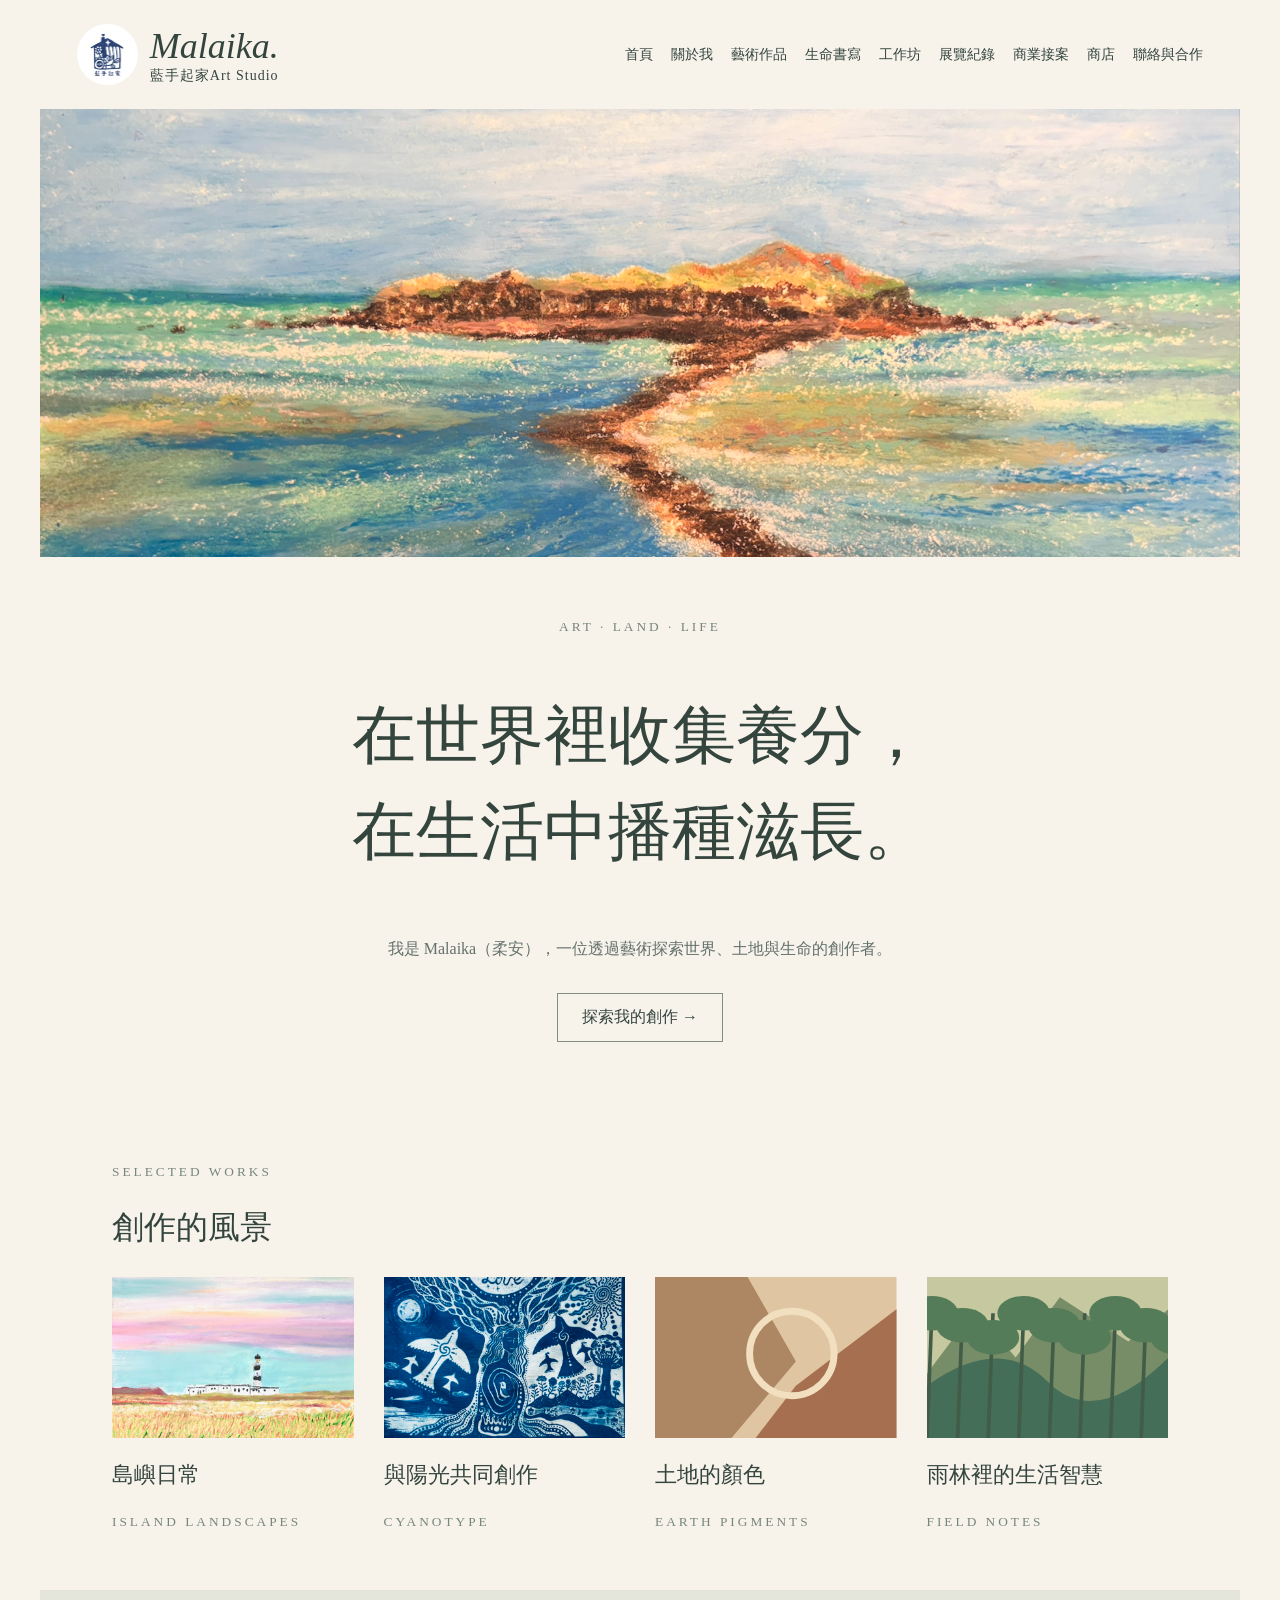
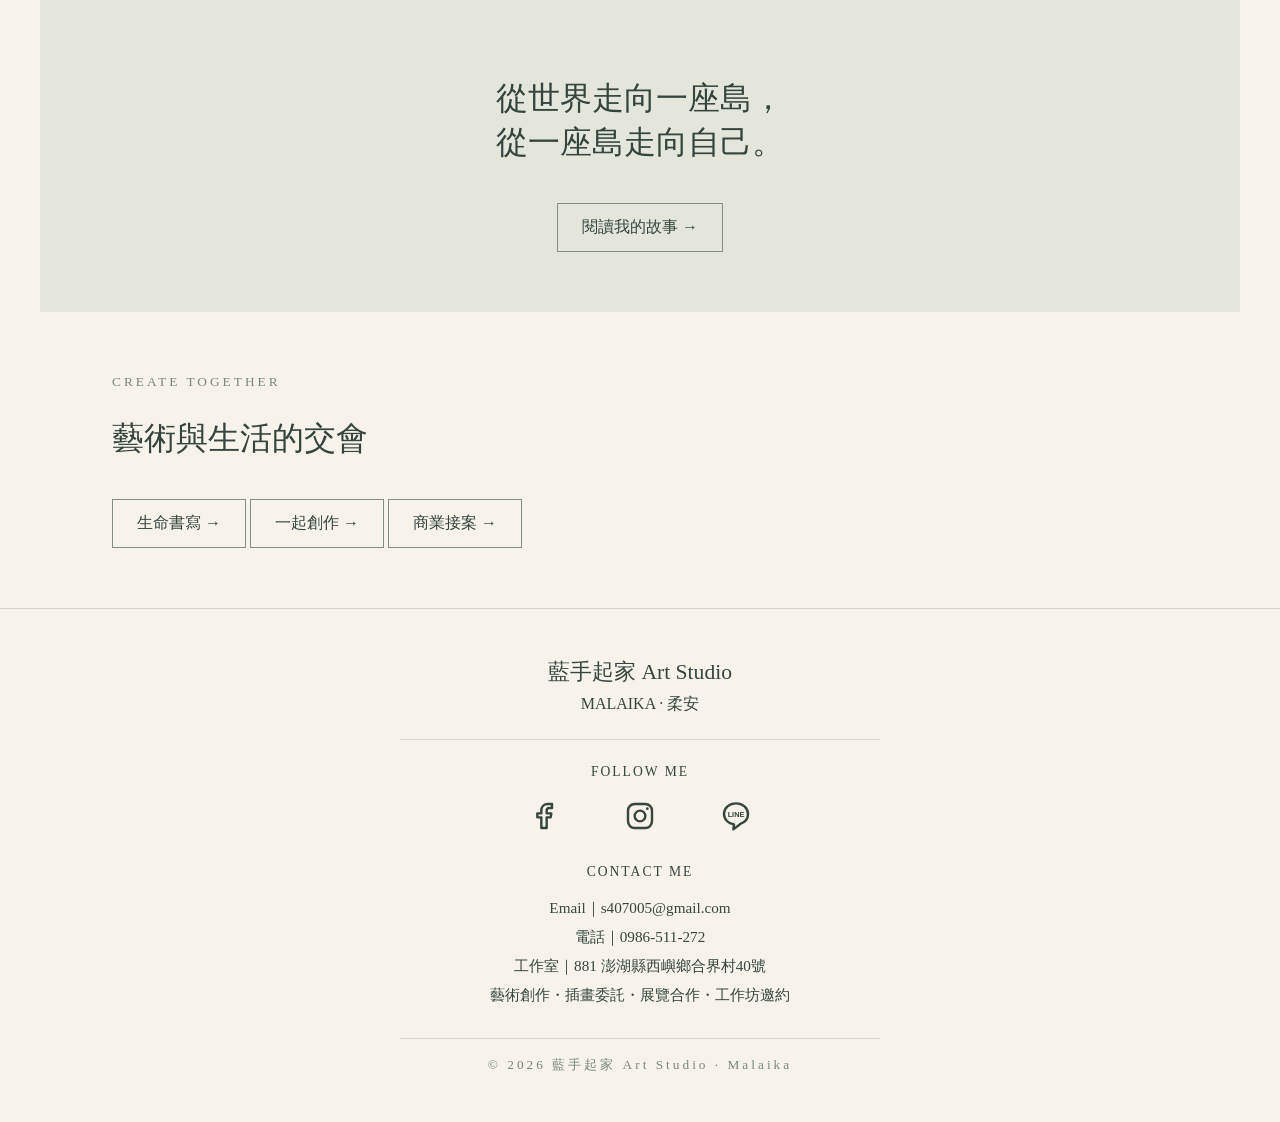
<file: index.html>
<!doctype html><html lang="zh-Hant"><meta charset="utf-8"><meta name="viewport" content="width=device-width,initial-scale=1"><title>藍手起家Art Studio｜Malaika 柔安</title><link rel="stylesheet" href="style.css"><header><a class="logo" href="#home" style="display:inline-flex;align-items:center;gap:12px"><span style="width:61px;height:61px;flex:0 0 61px;border-radius:50%;background:white;display:grid;place-items:center"><img alt="藍手起家 Logo" src="[data-uri]" style="width:36px;height:47px;object-fit:contain;border-radius:0;display:block;font-size:0"></span><span>Malaika.<span style="display:block;font-size:14px;font-style:normal;letter-spacing:1px">藍手起家Art Studio</span></span></a><nav id="nav"></nav></header><main id="main"></main><footer style="text-align:center;padding:48px 20px;color:#34463e"><div style="font-size:1.35rem">藍手起家 Art Studio</div><div style="margin:8px 0 24px">MALAIKA · 柔安</div><div style="border-top:1px solid #d5d8cf;max-width:480px;margin:0 auto 24px"></div><div style="letter-spacing:2px;font-size:.85rem">FOLLOW ME</div><div style="display:grid;grid-template-columns:repeat(3,minmax(0,84px));justify-content:center;align-items:center;gap:12px;margin:12px auto 24px"><a href="https://www.facebook.com/traveler.painter" target="_blank" rel="noopener noreferrer" aria-label="Facebook" title="Facebook" style="color:inherit;display:flex;align-items:center;justify-content:center;box-sizing:border-box;width:100%;height:48px;padding:8px"><svg width="32" height="32" viewBox="0 0 24 24" aria-hidden="true" style="display:block;flex:none"><path d="M14 21v-8h3l.5-3H14V8c0-1 .4-2 2-2h2V3h-3c-3 0-5 2-5 5v2H7v3h3v8z" fill="none" stroke="currentColor" stroke-width="1.8" stroke-linejoin="round"/></svg></a><a href="https://www.instagram.com/roann_chen/" target="_blank" rel="noopener noreferrer" aria-label="Instagram" title="Instagram" style="color:inherit;display:flex;align-items:center;justify-content:center;box-sizing:border-box;width:100%;height:48px;padding:8px"><svg width="32" height="32" viewBox="0 0 24 24" aria-hidden="true" style="display:block;flex:none"><rect x="3" y="3" width="18" height="18" rx="5" fill="none" stroke="currentColor" stroke-width="1.8"/><circle cx="12" cy="12" r="4" fill="none" stroke="currentColor" stroke-width="1.8"/><circle cx="17.5" cy="6.5" r="1" fill="currentColor"/></svg></a><a href="https://lin.ee/wRnFi2y" target="_blank" rel="noopener noreferrer" aria-label="LINE" title="LINE" style="color:inherit;display:flex;align-items:center;justify-content:center;box-sizing:border-box;width:100%;height:48px;padding:8px"><svg width="32" height="32" viewBox="0 0 24 24" aria-hidden="true" style="display:block;flex:none"><path d="M21 10.5c0-4.4-4-8-9-8s-9 3.6-9 8c0 4 3.3 7.3 7.5 7.9L10 22l5.5-4.2c3.3-1.2 5.5-4 5.5-7.3Z" fill="none" stroke="currentColor" stroke-width="1.8" stroke-linejoin="round"/><text x="12" y="12.5" text-anchor="middle" font-size="5.5" font-family="Arial,sans-serif" font-weight="bold" fill="currentColor">LINE</text></svg></a></div><div style="letter-spacing:2px;font-size:.85rem;margin-bottom:14px">CONTACT ME</div><div style="line-height:1.9;font-size:.95rem;overflow-wrap:anywhere">Email｜<a style="color:inherit" href="mailto:s407005@gmail.com">s407005@gmail.com</a><br>電話｜<a style="color:inherit" href="tel:+886986511272">0986-511-272</a><br>工作室｜881 澎湖縣西嶼鄉合界村40號<br>藝術創作・插畫委託・展覽合作・工作坊邀約</div><div style="border-top:1px solid #d5d8cf;max-width:480px;margin:28px auto 16px"></div><small>© 2026 藍手起家 Art Studio · Malaika</small></footer><dialog id="viewer"><div class="controls"><button onclick="showPainting(currentPainting-1)">← 上一幅</button><span id="counter"></span><button onclick="showPainting(currentPainting+1)">下一幅 →</button><button onclick="document.getElementById('viewer').close()">關閉 ×</button></div><img id="largePainting" alt="島嶼日常作品"></dialog><script src="content.js"></script><script>

const pages={home:'首頁',about:'關於我',works:'藝術作品',books:'生命書寫',workshops:'工作坊',projects:'展覽紀錄',commercial:'商業接案',shop:'商店',contact:'聯絡與合作'};
let site=null;const seriesData={};const esc=v=>String(v??"").replace(/[&<>"\x27]/g,c=>({"&":"&amp;","<":"&lt;",">":"&gt;",'"':"&quot;","\x27":"&#39;"}[c]));const img=v=>esc(String(v||"").replace(/^\/images\//,"images/"));const paintings=()=>(seriesData[0]?.artworks??site?.artworks)?.filter(a=>a.visible!==false)||islandImages.map((image,i)=>({image,title:i===0?"東吉燈塔":""}));
function art(i){if(seriesData[i]?.cover)return `<img class="island-cover" src="${img(seriesData[i].cover)}" alt="系列封面">`;if(i===0)return `<img class="island-cover" src="${img(paintings()[0]?.image||islandImages[0])}" alt="島嶼日常系列原作：東吉燈塔">`;let b='';if(i===0)b='<rect width="600" height="400" fill="#e4c7a4"/><circle cx="410" cy="105" r="42" fill="#fff0c4"/><path d="M0 180Q160 150 300 180T600 170V400H0Z" fill="#668e99"/><path d="M0 250Q160 205 300 250T600 230V400H0Z" fill="#426d80"/><path d="M0 320Q160 270 300 320T600 300V400H0Z" fill="#24465b"/><path d="M340 200H480M370 225H450M320 260H490M350 295H470" stroke="#e9c49c" stroke-width="6" opacity=".7"/>';if(i===1){b='<rect width="600" height="400" fill="#234b73"/>';for(let k=0;k<8;k++){b+=`<g transform="translate(300 200) rotate(${k*45})" fill="#dce8df"><path d="M0 0Q-20 -80 0 -170" stroke="#dce8df" fill="none" stroke-width="2"/>`;for(let j=1;j<7;j++)b+=`<ellipse cx="-14" cy="${-j*23}" rx="8" ry="22" transform="rotate(-45 -14 ${-j*23})"/><ellipse cx="14" cy="${-j*23}" rx="8" ry="22" transform="rotate(45 14 ${-j*23})"/>`;b+='</g>'}}if(i===2)b='<rect width="600" height="400" fill="#dfc5a2"/><path d="M0 0H230L350 210 190 400H0Z" fill="#ad8763"/><path d="M600 80V400H250L350 270Z" fill="#a66f50"/><circle cx="340" cy="190" r="105" fill="none" stroke="#f1dfbf" stroke-width="17"/>';if(i===3){b='<rect width="600" height="400" fill="#c6c8a0"/><path d="M0 240L120 80 220 200 330 50 500 160 600 80V400H0Z" fill="#778d68"/><path d="M0 270Q180 140 300 260T600 200V400H0Z" fill="#456e58"/>';for(let k=0;k<9;k++)b+=`<path d="M${k*76} 400L${k*76+12} 90" stroke="#425c48" stroke-width="9"/><ellipse cx="${k*76+12}" cy="${90+k%3*30}" rx="65" ry="43" fill="#557c58"/>`;}return `<svg viewBox="0 0 600 400" preserveAspectRatio="xMidYMid slice" role="img" aria-label="示意藝術圖像">${b}</svg>`}
const head=(e,t)=>`<small>${e}</small><h2>${t}</h2>`,entry=(t,d)=>`<div class="entry"><h3>${t}</h3><p>${d}</p></div>`,btn=(p,t)=>`<a class="button" href="#${p}">${t==="上一幅"?"← "+t:t+" →"}</a>`,gallery=()=>`<div class="grid">${works.map((w,i)=>`<a class="tile" href="#work${i}">${art(i)}<h3>${w[0]}</h3><small>${w[1]}</small></a>`).join('')}</div>`;
document.querySelector('#nav').innerHTML=Object.entries(pages).map(([k,v])=>`<a href="#${k}">${v}</a>`).join('');

let shopProducts=[],postcardCover='',shopSeries={},cart={};try{cart=JSON.parse(localStorage.getItem('malaika-cart')||'{}')||{}}catch(e){}
const available=p=>p.status==='販售中'&&(p.stock==null||p.stock>0);
const shopList=()=>shopProducts.filter(p=>p.status!=='下架');
function changeCart(id,delta){const p=shopProducts.find(p=>p.id===id);if(!p)return;let n=Math.max(0,(Number(cart[id])||0)+delta);if(delta>0&&(!available(p)||n>(p.stock??999)))return;if(n)cart[id]=n;else delete cart[id];try{localStorage.setItem('malaika-cart',JSON.stringify(cart))}catch(e){}render();}
const cartCount=()=>shopList().reduce((n,p)=>n+(Number(cart[p.id])||0),0);
const cartLink=()=>btn('cart','購物車（'+cartCount()+'）');
const shopPhoto=p=>(p.calendarCover||p.images?.[0])?'<img loading="lazy" style="width:100%;aspect-ratio:1.2;object-fit:contain" src="'+img(p.calendarCover||p.images[0])+'" alt="'+esc(p.title)+'">':'<div class="entry">商品照片待上傳</div>';
const shopButton=p=>available(p)?'<button class="button" data-add="'+esc(p.id)+'">加入購物車</button>':'<p>暫無庫存</p>';
const categoryTitle=c=>c==='澎湖12片海 明信片'?'澎湖的12片海 明信片':c;
const categoryRoute=c=>'shop-category-'+encodeURIComponent(c);
function shopPage(){const categories=[...new Set([...Object.keys(shopSeries),...shopList().map(p=>p.category||'其他商品')])];return '<section>'+head('SHOP','把藝術帶回生活')+cartLink()+'<div class="grid">'+categories.map(c=>{const p=shopList().find(p=>p.category===c);const cover=shopSeries[c]?.cover||p?.images?.[0];return '<a class="tile" href="#'+categoryRoute(c)+'"><h3>'+esc(categoryTitle(c))+'</h3>'+(cover?'<img style="width:100%;height:auto;display:block" src="'+esc(cover)+'" alt="'+esc(categoryTitle(c))+'">':'<p>即將推出</p>')+'<p>瀏覽系列 →</p></a>'}).join('')+'</div></section>'}
function categoryPage(c){return '<section>'+btn('shop','返回商店')+' '+cartLink()+head('COLLECTION',esc(categoryTitle(c)))+'<p>'+esc(shopSeries[c]?.description||'')+'</p>'+'<div class="grid">'+shopList().filter(p=>(p.category||'其他商品')===c).map(p=>'<article><a href="#product-'+encodeURIComponent(p.id)+'">'+shopPhoto(p)+'<h3>'+esc(p.title)+'</h3></a><p>NT$ '+esc(p.price)+'</p>'+shopButton(p)+'</article>').join('')+'</div></section>'}
function productNav(p){const list=shopList().filter(x=>x.category===p.category),i=list.findIndex(x=>x.id===p.id);const link=(x,label)=>x?'<a class="button" href="#product-'+encodeURIComponent(x.id)+'">'+label+'</a>':'<span aria-disabled="true" style="opacity:.35">'+label+'</span>';return '<nav aria-label="商品切換" style="display:flex;justify-content:space-between;align-items:center;gap:12px;margin:24px 0">'+link(list[i-1],'← 上一件')+'<span style="font-size:.9em">'+(i+1)+' / '+list.length+'</span>'+link(list[i+1],'下一件 →')+'</nav>'}
function calendarPictures(p){return [{label:'封面',src:p.calendarCover||p.images?.[0]},...Array.from({length:12},(_,i)=>({label:(i+1)+'月',src:p['month'+(i+1)]})),...(p.images||[]).filter((x,i)=>p.calendarCover||i>0).map((src,i)=>({label:'商品照片 '+(i+1),src}))].filter(x=>x.src)}
function calendarPage(p){const pics=calendarPictures(p),months=pics.filter(x=>/^\d+月$/.test(x.label));return '<section>'+btn(categoryRoute(p.category),'返回商品系列')+' '+cartLink()+'<style>.cal-layout{display:grid;grid-template-columns:minmax(0,3fr) minmax(0,2fr);gap:32px;align-items:start}.cal-thumbs{display:flex;overflow-x:auto;gap:8px;padding:8px 0}.cal-thumbs button{flex:0 0 76px;background:transparent;border:1px solid #b5bcb2;color:inherit;padding:4px;cursor:pointer}.cal-thumbs button[aria-current=true]{border:2px solid #34483f}.cal-thumbs img{width:100%;height:76px;object-fit:contain}.cal-months{display:grid;grid-template-columns:repeat(3,minmax(0,1fr));gap:16px}.cal-months button{background:none;border:0;color:inherit;cursor:pointer}.cal-months img{width:100%;height:auto}.cal-main{width:100%;max-height:70vh;object-fit:contain;display:block;cursor:zoom-in}.cal-controls{display:flex;justify-content:space-between;align-items:center;gap:8px;margin:12px 0}@media(max-width:700px){.cal-layout{grid-template-columns:1fr}.cal-months{grid-template-columns:repeat(2,minmax(0,1fr))}}</style><div class="cal-layout"><div id="cal-gallery">'+(pics.length?'<div class="hero" id="cal-frame"><img id="cal-main" class="cal-main" src="'+img(pics[0].src)+'" alt="'+esc(pics[0].label)+'"></div><div class="cal-controls"><button class="button" id="cal-prev">←</button><span id="cal-counter"></span><button class="button" id="cal-next">→</button></div><button class="button" id="cal-full">全螢幕瀏覽</button><div class="cal-thumbs">'+pics.map((x,i)=>'<button data-cal="'+i+'"><img loading="lazy" src="'+img(x.src)+'" alt=""><span>'+esc(x.label)+'</span></button>').join('')+'</div>':'<p>月曆照片待上傳</p>')+'</div><div><h2>'+esc(p.title)+'</h2><p style="white-space:pre-wrap">'+esc(p.description)+'</p>'+[['尺寸',p.size],['材質',p.medium],['紙質',p.paper],['裝訂方式',p.binding]].filter(x=>x[1]).map(x=>'<p>'+x[0]+'：'+esc(x[1])+'</p>').join('')+'<h3>NT$ '+esc(p.price)+'</h3>'+shopButton(p)+'</div></div>'+(months.length?'<h2 style="text-align:center;margin-top:48px">一年十二景</h2><p style="text-align:center">12個月份，12幅島嶼風景</p><div class="cal-months">'+months.map(x=>'<button data-cal="'+pics.indexOf(x)+'" data-cal-scroll><img loading="lazy" src="'+img(x.src)+'" alt="'+esc(x.label)+'"><span>'+esc(x.label)+'</span></button>').join('')+'</div>':'')+'</section>'}
function setupCalendar(p){const pics=calendarPictures(p),image=document.getElementById('cal-main');if(!image)return;let i=0,start=null;const prev=document.getElementById('cal-prev'),next=document.getElementById('cal-next');function show(n){i=Math.max(0,Math.min(pics.length-1,n));image.src=String(pics[i].src).replace(/^\/images\//,'images/');image.alt=pics[i].label;document.getElementById('cal-counter').textContent=pics[i].label+' · '+(i+1)+' / '+pics.length;prev.disabled=i===0;next.disabled=i===pics.length-1;document.querySelectorAll('.cal-thumbs [data-cal]').forEach(b=>b.setAttribute('aria-current',String(+b.dataset.cal===i)));}prev.onclick=()=>show(i-1);next.onclick=()=>show(i+1);document.querySelectorAll('[data-cal]').forEach(b=>b.onclick=()=>{show(+b.dataset.cal);if(b.hasAttribute('data-cal-scroll'))document.getElementById('cal-gallery').scrollIntoView({behavior:'smooth'})});image.addEventListener('touchstart',e=>{start=e.changedTouches[0].clientX},{passive:true});image.addEventListener('touchend',e=>{if(start!==null){const dx=e.changedTouches[0].clientX-start;if(Math.abs(dx)>45)show(i+(dx<0?1:-1));start=null}},{passive:true});setupArtworkZoom(image);document.getElementById('cal-full').onclick=()=>{const d=document.createElement('dialog'),close=document.createElement('button'),full=document.createElement('img');d.style.cssText='max-width:96vw;max-height:94vh;padding:12px;overflow:auto';close.textContent='關閉 ×';full.src=image.src;full.alt=image.alt;full.style.cssText='display:block;max-width:90vw;max-height:82vh;object-fit:contain';d.append(close,full);document.body.append(d);close.onclick=()=>d.close();d.addEventListener('close',()=>d.remove(),{once:true});d.showModal()};show(0)}
function productPage(id){const p=shopList().find(p=>p.id===id);if(!p)return shopPage();if(p.category==='2027月曆')return calendarPage(p);return '<section>'+btn(categoryRoute(p.category||'其他商品'),'返回商品系列')+' '+cartLink()+productNav(p)+'<div class="hero">'+shopPhoto(p)+'</div>'+ (p.images||[]).slice(1).map(x=>'<img style="max-width:100%" src="'+img(x)+'" alt="'+esc(p.title)+'">').join('')+'<h2>'+esc(p.title)+'</h2><p>'+esc(p.description)+'</p>'+[['尺寸',p.size],['材質',p.medium],['紙質',p.paper]].filter(x=>x[1]).map(x=>'<p>'+x[0]+'：'+esc(x[1])+'</p>').join('')+'<h3>NT$ '+esc(p.price)+'</h3>'+shopButton(p)+productNav(p)+'</section>'}
function cartPage(){const items=shopList().filter(p=>cart[p.id]>0),subtotal=items.reduce((n,p)=>n+p.price*cart[p.id],0);return '<section>'+head('CART','購物車')+btn('shop','繼續購物')+(items.length?items.map(p=>'<div class="entry"><h3>'+esc(p.title)+'</h3><p>NT$ '+esc(p.price)+' × '+esc(cart[p.id])+'</p><button class="button" data-minus="'+esc(p.id)+'">−</button> <button class="button" data-add="'+esc(p.id)+'">＋</button></div>').join('')+'<p>商品小計：NT$ '+subtotal+'</p><p>運費：NT$ 60</p><h3>合計：NT$ '+(subtotal+60)+'</h3><button class="button" disabled>綠界結帳（尚未開通）</button><p>目前尚未開放付款，購物車不會成立訂單。</p>':'<p>購物車目前沒有商品。</p>')+'</section>'}
document.addEventListener('click',e=>{const b=e.target.closest('[data-add],[data-minus]');if(b)changeCart(b.dataset.add||b.dataset.minus,b.dataset.add?1:-1)});

function render(){let p=location.hash.slice(1)||'home',s='';if(p==='home')s=`<section class="hero"><img src="${img(site?.banner||homeBanner)}" alt="島嶼與潮間帶步道的油畫棒作品" style="display:block;width:100%;height:auto"></section><section class="intro"><small>ART · LAND · LIFE</small><h1>${esc(site?.title||"在世界裡旅行，\n在生活裡生長。").replace(/\n/g,"<br>")}</h1><p>${esc(site?.intro||"我是 Malaika（柔安），一位透過藝術探索世界、土地與生命的創作者。")}</p>${btn('works','探索我的創作')}</section><section>${head('SELECTED WORKS','創作的風景')}${gallery()}</section><section class="story"><h2>從世界走向一座島，<br>從一座島走向自己。</h2>${btn('about','閱讀我的故事')}</section><section>${head('CREATE TOGETHER','藝術與生活的交會')}${btn('books','生命書寫')} ${btn('workshops','一起創作')} ${btn('commercial','商業接案')}</section>`;
else if(p==='work0')s=`<section>${btn('works','返回作品集')}${head('ISLAND LANDSCAPES','島嶼日常')}<p>${esc(seriesData[0]?.description??"以油畫棒與插畫記錄海洋、漁村與日常光景。")}</p><div class="island-grid">${paintings().map((a,i)=>`<button class="painting" onclick="location.hash='painting${i}'" aria-label="放大欣賞作品 ${i+1}"><img src="${img(a.image)}" alt="${esc(a.title||`島嶼日常作品 ${i+1}`)}" loading="lazy"><span>${esc(a.title||String(i+1).padStart(2,'0'))}</span></button>`).join('')}</div>${btn('contact','作品詢問')}</section>`;
else if(/^series[1-3]-\d+$/.test(p)){let [k,j]=p.slice(6).split('-').map(Number),a=seriesData[k]?.artworks?.filter(x=>x.visible!==false)[j];if(!a){location.hash='work'+k;return}s=`<section>${btn('work'+k,'返回作品集')}<div class="hero"><img style="width:100%;max-height:70vh;object-fit:contain" src="${img(a.image)}"></div><h2>${esc(a.title||'藝術作品')}</h2><p>${esc(a.english)}</p>${[['媒材',a.medium],['尺寸',a.size],['年份',a.year],['收藏與租借狀態',a.status],['售價',a.price],['租金',a.rent],['租借說明',a.rentalNote],['作品介紹',a.description]].filter(x=>x[1]).map(x=>`<p>${x[0]}：${esc(x[1])}</p>`).join('')}${btn('contact','作品洽詢')} ${j>0?btn('series'+k+'-'+(j-1),'上一幅'):''} ${j+1<(seriesData[k]?.artworks||[]).filter(x=>x.visible!==false).length?btn('series'+k+'-'+(j+1),'下一幅'):''}</section>`;}
else if(/^painting\d+$/.test(p)){let i=+p.slice(8),a=paintings()[i];if(!a){location.hash='work0';return}s=`<section>${btn('work0','返回島嶼日常')}<div class="hero"><img style="display:block;width:100%;max-height:70vh;object-fit:contain" src="${img(a.image)}" alt="${esc(a.title||'藝術作品')}"></div><h2>${esc(a.title||'島嶼日常作品 '+(i+1))}</h2><p>${esc(a.english)}</p>${[['創作媒材',a.medium],['作品尺寸',a.size],['創作年份',a.year],['收藏與租借狀態',Array.isArray(a.status)?a.status.join(' · '):a.status],['售價',a.price],['租金',a.rent],['租借說明',a.rentalNote]].filter(x=>x[1]).map(x=>`<p><strong>${x[0]}：</strong>${esc(x[1])}</p>`).join('')}${a.description?`<h3>作品介紹</h3><p style="white-space:pre-wrap">${esc(a.description)}</p>`:''}${btn('contact','作品洽詢')} ${i>0?btn('painting'+(i-1),'上一幅'):''} ${i+1<paintings().length?btn('painting'+(i+1),'下一幅'):''}</section>`;}
else if(/^work[0-3]$/.test(p)){let i=+p.slice(-1),w=works[i];s=`<section>${btn('works','返回作品集')}${head(w[1],w[0])}<p>${esc(seriesData[i]?.description??w[2])}</p><div class="island-grid">${(seriesData[i]?.artworks||[]).filter(a=>a.visible!==false).map((a,j)=>`<a class="painting" href="#series${i}-${j}"><img src="${img(a.image)}" alt="${esc(a.title)}"><span>${esc(a.title||"藝術作品")}</span></a>`).join("")}</div>${btn('contact','作品詢問')}</section>`}
else if(p==='works')s=`<section>${head('PORTFOLIO','藝術作品')}${gallery()}</section>`;
else if(p==='about')s=`<section>${head('ABOUT MALAIKA','關於柔安')}<h1>旅行是起點，<br>生活是創作。</h1><p>我是一位插畫家、圖文書作者與藝術創作者。曾經擔任國小老師，也曾在公部門工作。大學畢業後，我開始帶著畫筆旅行，記錄世界各地的風景與文化。</p><p>後來在澎湖生活多年，創作逐漸從向外探索世界，轉向對土地、日常與自身生命的理解。</p><div class="hero">${art(0)}</div>${btn('contact','與我合作')}</section>`;
else if(p==='books')s=`<section>${head('WRITING','生命書寫')}${entry('我沒錢，所以邊畫畫邊旅行','2020 年出版 · 作者')}${entry('西嶼輪普——歡迎光臨人間旅行社','已出版 · 插畫繪者')}${entry('那些旅行不曾教會我的，澎湖教會了','籌備中 · 暫定書名')}${entry('婆羅洲本南族田野圖文計畫','籌備中 · 雨林、文化與生活智慧。')}</section>`;
else if(p==='workshops')s=`<section>${head('WORKSHOPS','藝術工作坊')}<div class="grid"><div>${art(1)}${entry('藍曬','與陽光、植物共同創作。')}</div><div>${art(2)}${entry('礦物染','探索土地的色彩。')}</div></div>${entry('藝術與自由書寫','透過藝術進行自我探索。')}${btn('contact','課程邀約')}</section>`;
else if(p==='projects')s=`<section>${head('EXHIBITIONS','展覽紀錄')}${entry('澎湖的房間','油畫棒、生命書寫與空間裝置。')}${entry('大風吹生活節 × 藍手起家創作展','藍曬與地方生活。')}</section>`;
else if(p==='commercial')s=`<section>${head('COMMERCIAL PORTFOLIO','商業接案')}<p>透過插畫與視覺創作，將不同品牌、地方文化與故事轉化為圖像。</p><div class="grid">${['書籍與出版插畫','地方文化與視覺設計','品牌與客製插畫'].map(t=>`<div class="entry"><small>PORTFOLIO</small><h3>${t}</h3><p>正式案例與作品照片待補充。</p></div>`).join('')}</div>${btn('contact','商業合作邀約')}</section>`;
else if(p==='shop')s=shopPage();
else if(p.startsWith('shop-category-'))s=categoryPage(decodeURIComponent(p.slice(14)));
else if(p==='cart')s=cartPage();
else if(p.startsWith('product-'))s=productPage(decodeURIComponent(p.slice(8)));
else if(p==='contact')s=`<section>${head('CONTACT','讓我們一起創造')}<p>歡迎插畫委託、出版合作、展覽邀請及工作坊邀約。</p><form id="form"><label>姓名或單位<input required name="name"></label><label>Email<input required type="email" name="email"></label><label>合作內容<textarea required rows="5" name="message"></textarea></label><button class="button">預覽訊息</button></form><p id="result" role="status"></p><p class="note">試用表單不會傳送或儲存資料。</p></section>`;
else {location.hash='home';return}document.querySelector('#main').innerHTML=s;if(/^(painting\d+|series[1-3]-\d+)$/.test(p))setupArtworkZoom(document.querySelector('#main .hero img'));if(p.startsWith('product-')){const product=shopList().find(x=>x.id===decodeURIComponent(p.slice(8)));if(product?.category==='2027月曆')setupCalendar(product);}let f=document.querySelector('#form');if(f)f.onsubmit=e=>{e.preventDefault();document.querySelector('#result').textContent='預覽完成，尚未連接寄信服務。'};window.scrollTo(0,0)}
let currentPainting=0;function showPainting(i){currentPainting=(i+islandImages.length)%islandImages.length;document.getElementById('largePainting').src=islandImages[currentPainting];document.getElementById('counter').textContent=(currentPainting+1)+' / '+islandImages.length;let d=document.getElementById('viewer');if(!d.open)d.showModal();}document.addEventListener('keydown',e=>{if(document.getElementById('viewer').open){if(e.key==='ArrowLeft')showPainting(currentPainting-1);if(e.key==='ArrowRight')showPainting(currentPainting+1);}});window.addEventListener('hashchange',render);render();fetch('data/site.json',{cache:'no-cache'}).then(r=>{if(!r.ok)throw Error('data');return r.json()}).then(d=>{site=d;render()}).catch(()=>{});

Promise.all([0,1,2,3].map(i=>fetch('data/series-'+i+'.json',{cache:'no-store'}).then(r=>{if(!r.ok)throw Error('series '+i);return r.json()}).then(d=>{seriesData[i]=d}).catch(()=>{}))).then(render);

function setupArtworkZoom(image){
 if(!image)return;
 const hero=image.parentElement;
 const frame=document.createElement('div');
 frame.style.cssText='position:relative;display:inline-block;max-width:100%;vertical-align:top;line-height:0;';
 hero.style.textAlign='center';
 hero.insertBefore(frame,image);frame.appendChild(image);
 image.style.cssText='display:block;width:auto;height:auto;max-width:100%;max-height:70vh;object-fit:contain;cursor:zoom-in;';
 const lens=document.createElement('div');
 lens.setAttribute('aria-hidden','true');
 lens.style.cssText='display:none;position:absolute;pointer-events:none;border-radius:50%;border:2px solid white;box-shadow:0 2px 12px #0005;z-index:2;background-repeat:no-repeat;box-sizing:border-box;';
 frame.appendChild(lens);
 const hint=document.createElement('p');hint.style.cssText='font-size:.85rem;text-align:center;margin:.6rem 0;color:inherit;';hint.textContent='⌕ 移動游標查看細節・觸控螢幕可點按放大';hero.after(hint);
 function hide(){lens.style.display='none';}
 function move(e){
  if(e.pointerType==='touch')return;
  const r=image.getBoundingClientRect();if(!image.complete||!image.naturalWidth||!r.width||!r.height)return;
  const x=e.clientX-r.left,y=e.clientY-r.top;if(x<0||y<0||x>r.width||y>r.height){hide();return;}
  const size=Math.min(180,r.width,r.height),z=2.5;
  const lx=Math.max(0,Math.min(r.width-size,x-size/2)),ly=Math.max(0,Math.min(r.height-size,y-size/2));
  lens.style.width=lens.style.height=size+'px';lens.style.left=lx+'px';lens.style.top=ly+'px';
  lens.style.backgroundImage='url('+JSON.stringify(image.currentSrc||image.src)+')';
  lens.style.backgroundSize=r.width*z+'px '+r.height*z+'px';
  lens.style.backgroundPosition=(size/2-x*z)+'px '+(size/2-y*z)+'px';lens.style.display='block';
 }
 image.addEventListener('pointermove',move);image.addEventListener('pointerleave',hide);
 image.addEventListener('pointercancel',hide);
 image.addEventListener('click',()=>{if(!matchMedia('(hover: none), (pointer: coarse)').matches)return;
  const d=document.createElement('dialog');d.style.cssText='padding:12px;max-width:96vw;max-height:94vh;overflow:auto;border:0;background:#fff;';
  const close=document.createElement('button');close.textContent='關閉 ×';close.style.cssText='position:sticky;top:0;display:block;margin:0 0 8px auto;z-index:1;';
  const full=document.createElement('img');full.src=image.currentSrc||image.src;full.alt=image.alt;full.style.cssText='display:block;width:200vw;max-width:none;height:auto;';
  d.append(close,full);document.body.appendChild(d);close.onclick=()=>d.close();d.addEventListener('close',()=>d.remove(),{once:true});d.showModal();
 });
}

Promise.all(['data/shop.json','data/shop-calendar.json'].map(path=>fetch(path,{cache:'no-store'}).then(r=>{if(!r.ok)throw Error(path);return r.json()}).catch(()=>null))).then(([a,b])=>{const c='澎湖12片海 明信片',k='2027月曆';shopSeries={[c]:{cover:a?.postcardCover,description:a?.description},[k]:{cover:b?.cover,description:b?.description}};shopProducts=[...(a?.products||[]).map(p=>({...p,category:c})),...(b?.products||[]).map(p=>({...p,price:p.salePrice>0&&p.salePrice<p.price?p.salePrice:p.price,category:k}))];render()});
</script></html>
</file>
<file: style.css>
*{box-sizing:border-box}body{margin:0;background:#f7f3eb;color:#34453e;font-family:Georgia,"Noto Serif TC",serif}header{display:flex;align-items:center;justify-content:space-between;padding:24px 6%;flex-wrap:wrap;gap:20px}a{color:inherit;text-decoration:none}nav{display:flex;gap:18px;flex-wrap:wrap;font-size:14px}nav a:hover{color:#a77b5d} .logo{font-size:36px;font-style:italic}main{max-width:1200px;margin:auto}section{padding:60px 6%}h1{font-size:clamp(32px,5vw,64px);font-weight:400;line-height:1.5}h2{font-size:32px;font-weight:400}p{line-height:2;color:#63716a}small{letter-spacing:3px;color:#78877a}.hero{padding:0;position:relative}.hero svg{width:100%;height:clamp(260px,45vw,510px);display:block}.intro{text-align:center}.button{display:inline-block;border:1px solid #82917f;padding:13px 24px;margin-top:12px;background:transparent;color:inherit;cursor:pointer;font:inherit}.grid{display:grid;grid-template-columns:repeat(auto-fit,minmax(240px,1fr));gap:30px}.tile{cursor:pointer}.tile svg{width:100%;display:block;aspect-ratio:3/2}.tile h3{font-weight:400;font-size:22px}.story{background:#e4e6dc;text-align:center}.entry{padding:24px 0;border-bottom:1px solid #d7d6ca}.entry h3{font-weight:400;font-size:24px}.note{font-size:12px;color:#78877a}footer{text-align:center;padding:40px;border-top:1px solid #d7d6ca}input,textarea{display:block;width:100%;max-width:650px;padding:14px;margin:8px 0 20px;border:1px solid #aab3a6;background:transparent;font:inherit}label{display:block}button:hover,.button:hover{background:#e1e5d9} @media(max-width:600px){header{padding:20px}nav{gap:12px}section{padding:36px 6%}}
 .island-cover{width:100%;display:block;object-fit:contain}.hero .island-cover{max-height:650px;background:#f7f3eb}.tile .island-cover{aspect-ratio:3/2;object-fit:cover;object-position:center 80%}.island-grid{display:grid;grid-template-columns:repeat(3,minmax(0,1fr));gap:30px}.painting{border:0;background:none;padding:0;text-align:left;cursor:zoom-in;color:inherit}.painting img{width:100%;display:block;aspect-ratio:1;object-fit:contain}.painting span{display:block;font-size:12px;letter-spacing:2px;margin-top:10px}dialog{border:0;background:#171c1b;color:white;width:min(96vw,1000px);max-height:96vh;padding:15px}dialog::backdrop{background:#111d}dialog img{display:block;max-width:100%;max-height:78vh;margin:auto;object-fit:contain}dialog .controls{display:flex;justify-content:space-between;align-items:center;padding:8px}dialog button{background:transparent;color:white;border:1px solid #aaa;padding:10px;cursor:pointer}@media(max-width:700px){.island-grid{grid-template-columns:repeat(2,minmax(0,1fr));gap:15px}}
</file>
